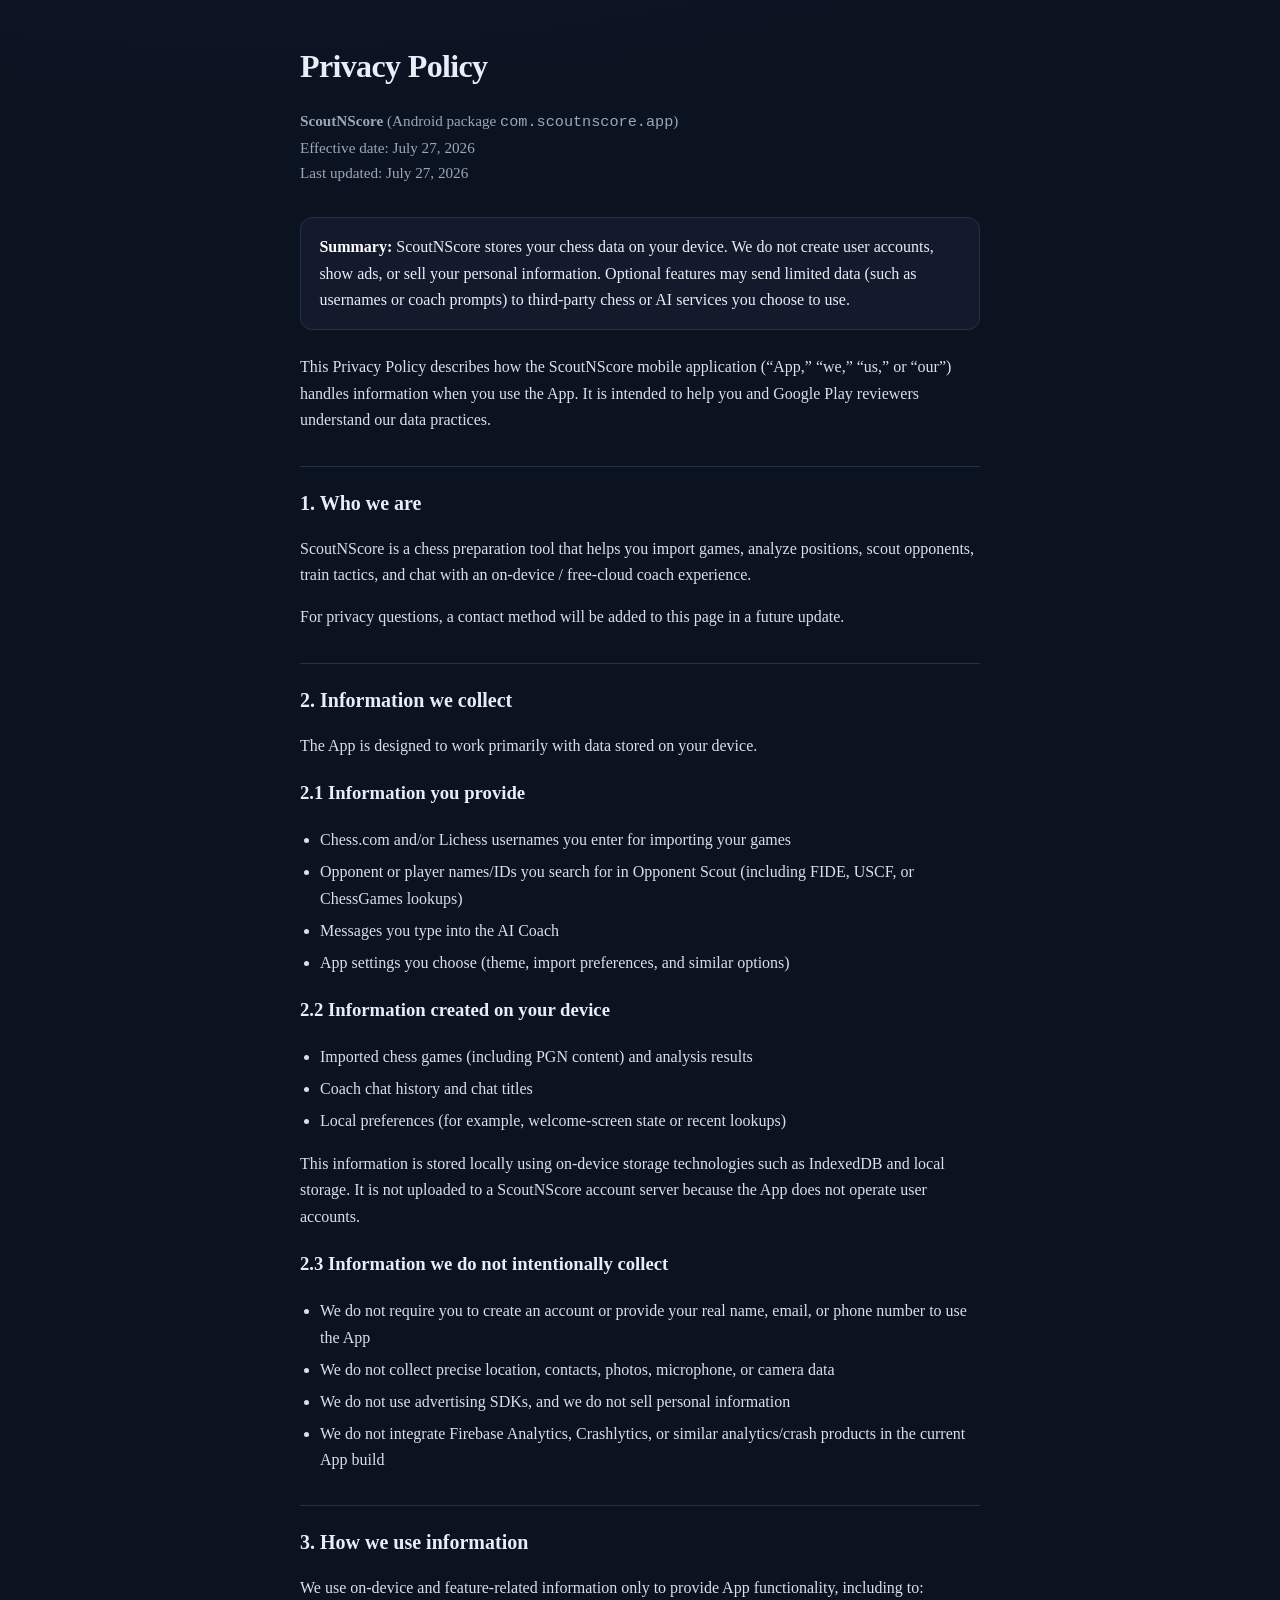
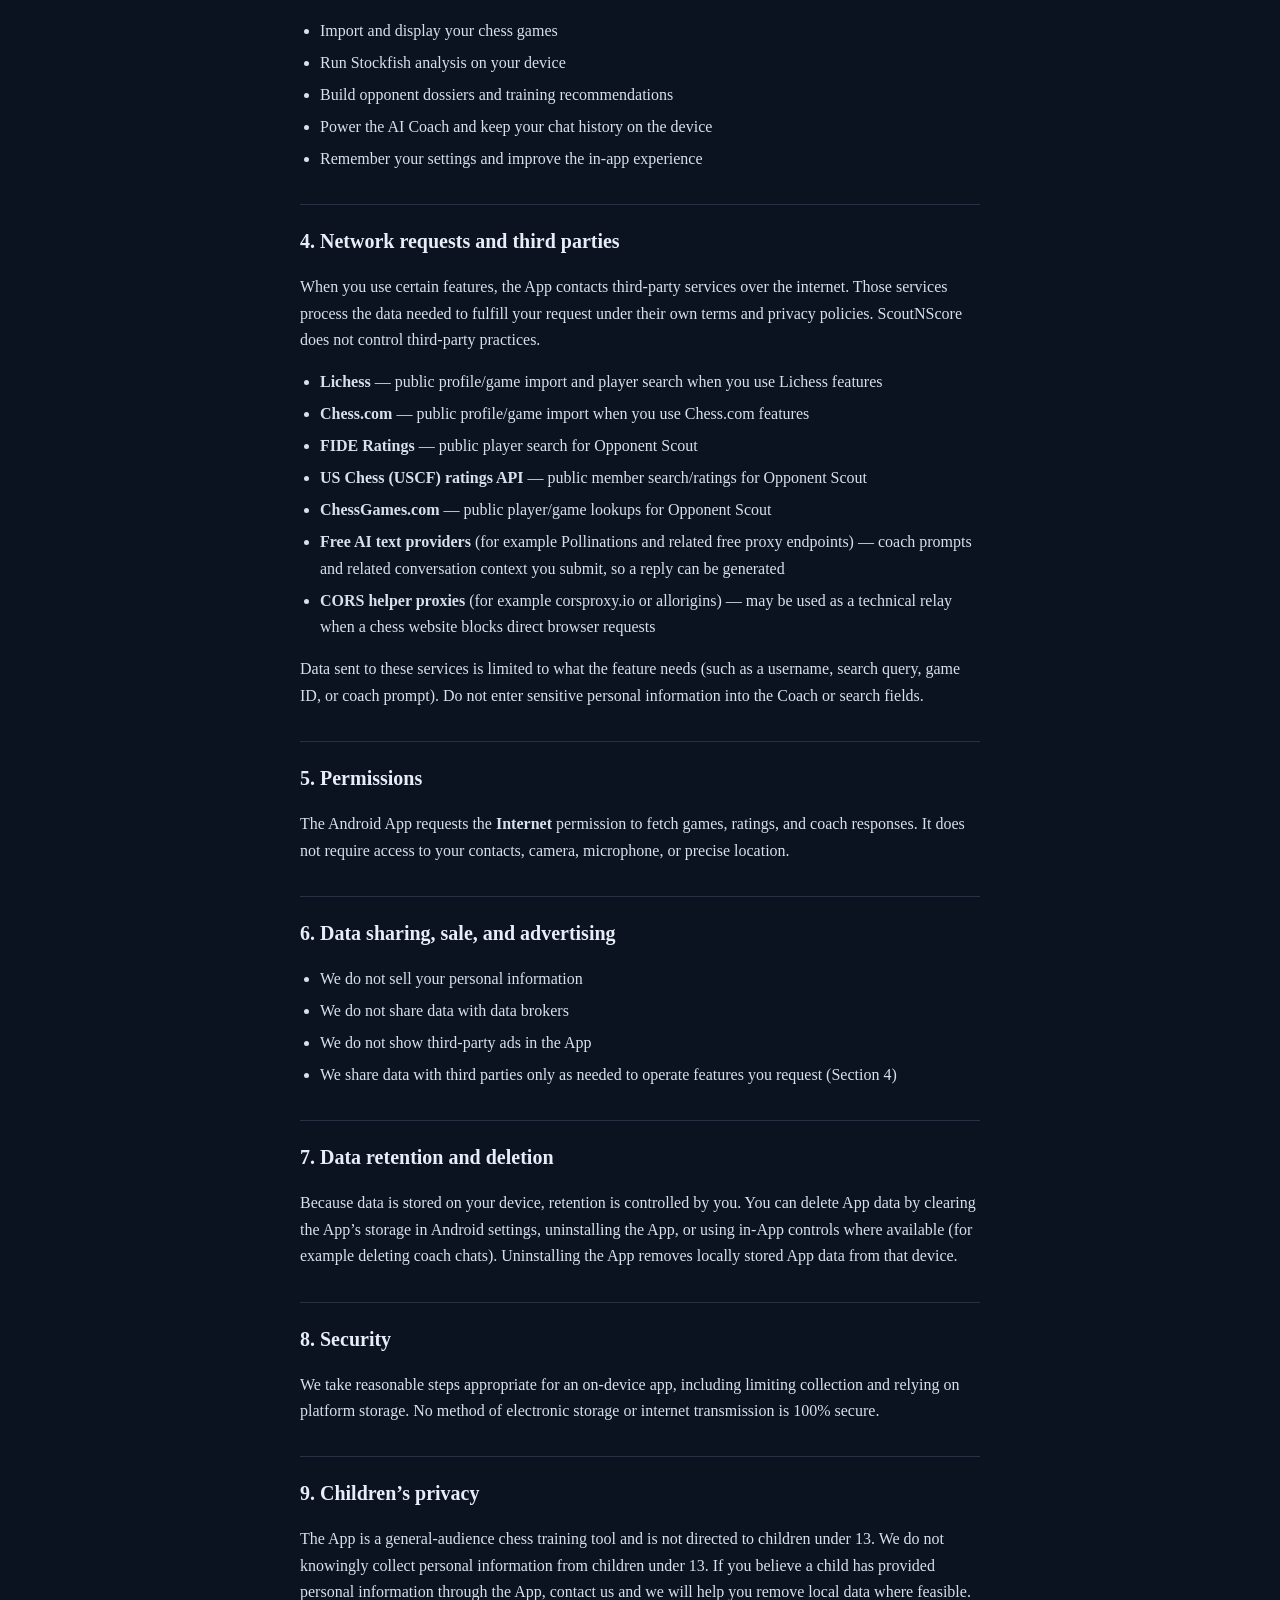
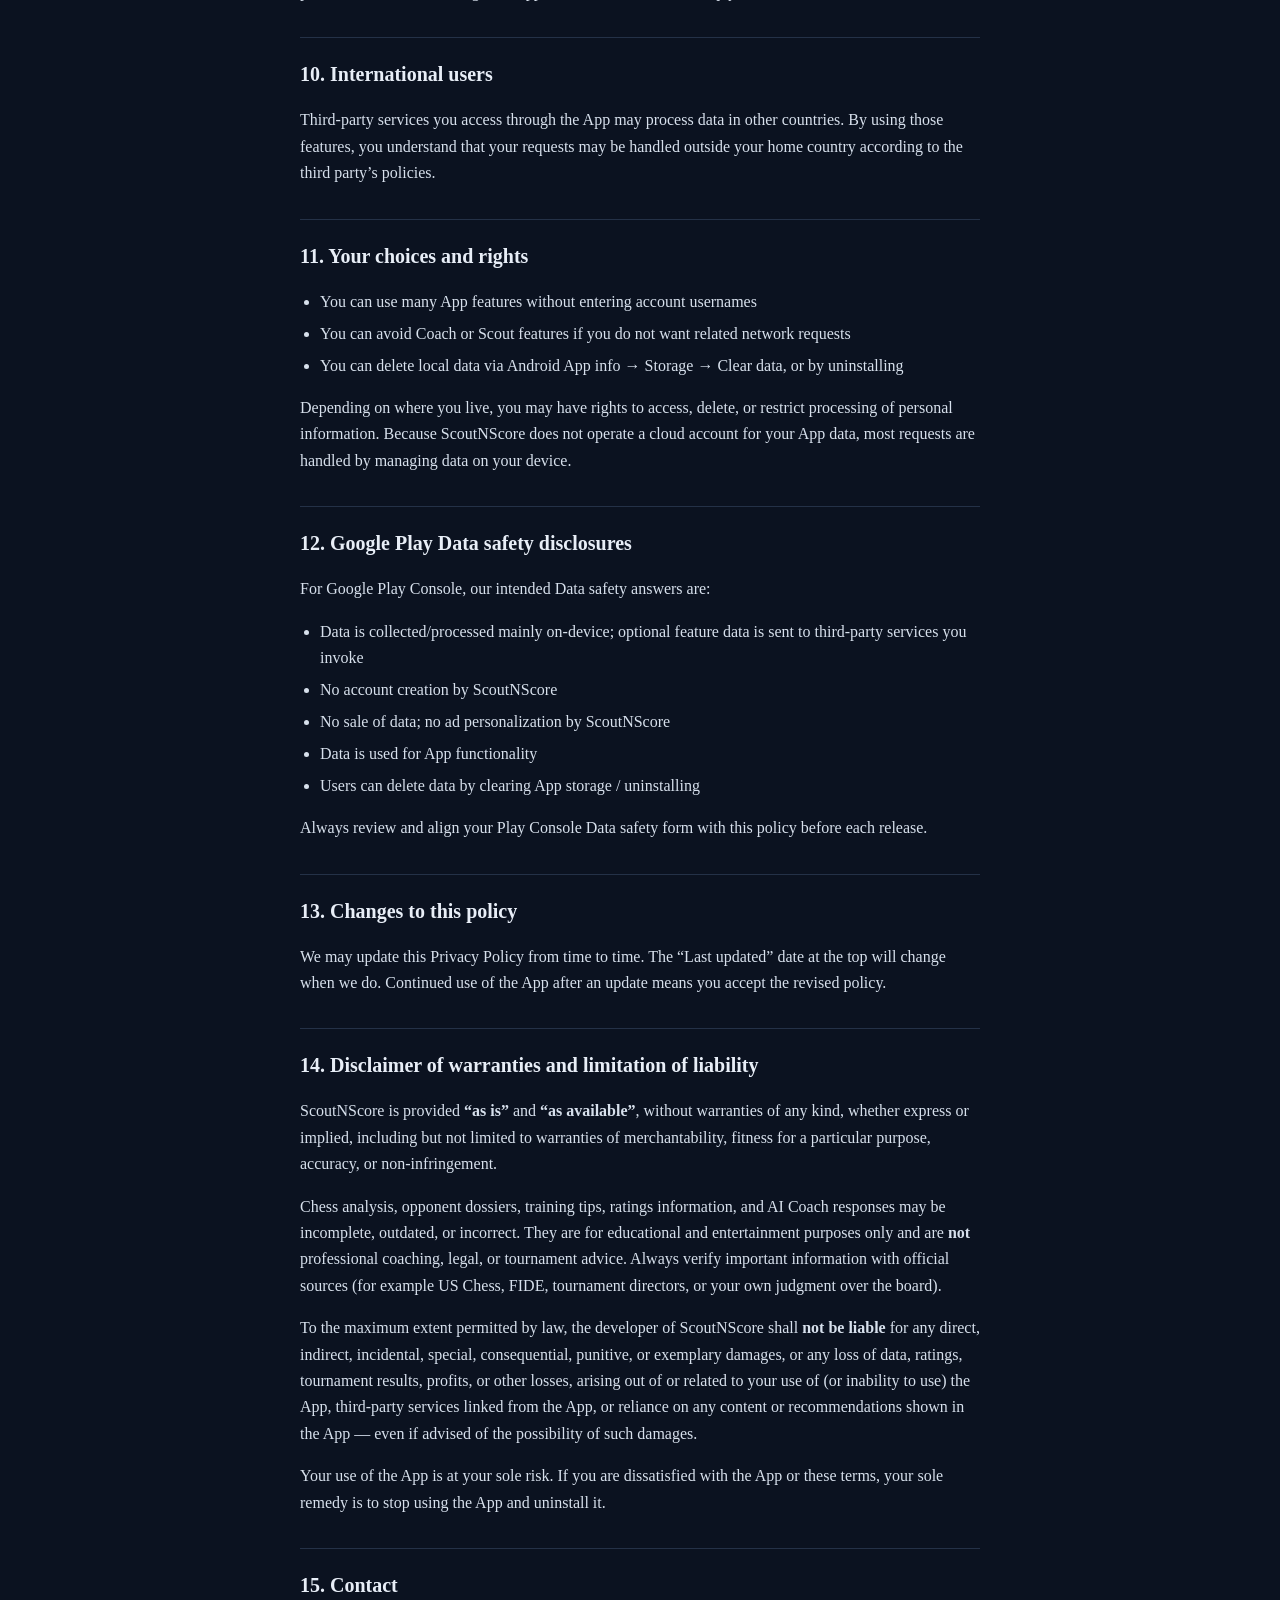
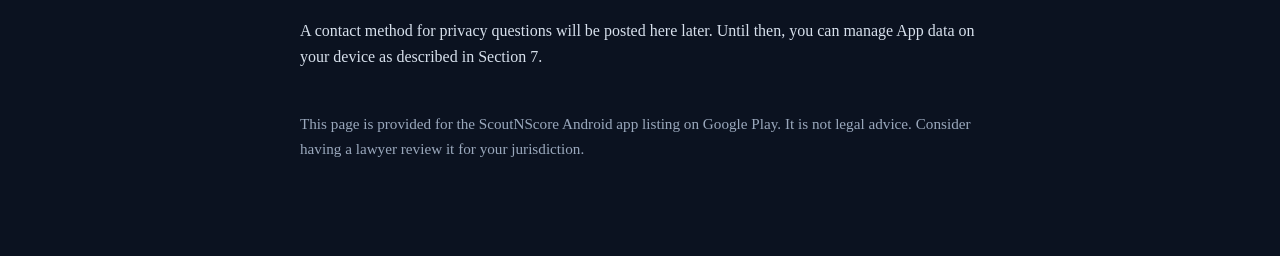
<file: docs/privacy.html>
<!DOCTYPE html>
<html lang="en">
<head>
  <meta charset="utf-8" />
  <meta name="viewport" content="width=device-width, initial-scale=1" />
  <title>Privacy Policy — ScoutNScore</title>
  <meta name="description" content="Privacy Policy for the ScoutNScore Android application." />
  <style>
    :root {
      --bg: #0b1220;
      --text: #e8eef7;
      --muted: #9aa8bc;
      --accent: #3b82f6;
      --card: #121a2b;
      --border: #243147;
    }
    * { box-sizing: border-box; }
    body {
      margin: 0;
      font-family: Georgia, "Times New Roman", serif;
      background: radial-gradient(1200px 600px at 20% -10%, #1a2744, var(--bg));
      color: var(--text);
      line-height: 1.65;
    }
    main {
      max-width: 720px;
      margin: 0 auto;
      padding: 2.5rem 1.25rem 4rem;
    }
    h1 {
      font-size: 2rem;
      margin: 0 0 0.35rem;
      letter-spacing: -0.02em;
    }
    .meta { color: var(--muted); font-size: 0.95rem; margin-bottom: 2rem; }
    h2 {
      font-size: 1.25rem;
      margin: 2rem 0 0.75rem;
      border-top: 1px solid var(--border);
      padding-top: 1.25rem;
    }
    p, li { color: #d7e0ec; }
    ul { padding-left: 1.25rem; }
    li { margin: 0.35rem 0; }
    a { color: var(--accent); }
    .card {
      background: var(--card);
      border: 1px solid var(--border);
      border-radius: 12px;
      padding: 1rem 1.15rem;
      margin: 1rem 0 1.5rem;
    }
    .card strong { color: #fff; }
  </style>
</head>
<body>
  <main>
    <h1>Privacy Policy</h1>
    <p class="meta">
      <strong>ScoutNScore</strong> (Android package <code>com.scoutnscore.app</code>)<br />
      Effective date: July 27, 2026<br />
      Last updated: July 27, 2026
    </p>

    <div class="card">
      <strong>Summary:</strong> ScoutNScore stores your chess data on your device.
      We do not create user accounts, show ads, or sell your personal information.
      Optional features may send limited data (such as usernames or coach prompts)
      to third-party chess or AI services you choose to use.
    </div>

    <p>
      This Privacy Policy describes how the ScoutNScore mobile application
      (“App,” “we,” “us,” or “our”) handles information when you use the App.
      It is intended to help you and Google Play reviewers understand our data practices.
    </p>

    <h2>1. Who we are</h2>
    <p>
      ScoutNScore is a chess preparation tool that helps you import games, analyze positions,
      scout opponents, train tactics, and chat with an on-device / free-cloud coach experience.
    </p>
    <p>
      For privacy questions, a contact method will be added to this page in a future update.
    </p>

    <h2>2. Information we collect</h2>
    <p>The App is designed to work primarily with data stored on your device.</p>

    <h3>2.1 Information you provide</h3>
    <ul>
      <li>Chess.com and/or Lichess usernames you enter for importing your games</li>
      <li>Opponent or player names/IDs you search for in Opponent Scout (including FIDE, USCF, or ChessGames lookups)</li>
      <li>Messages you type into the AI Coach</li>
      <li>App settings you choose (theme, import preferences, and similar options)</li>
    </ul>

    <h3>2.2 Information created on your device</h3>
    <ul>
      <li>Imported chess games (including PGN content) and analysis results</li>
      <li>Coach chat history and chat titles</li>
      <li>Local preferences (for example, welcome-screen state or recent lookups)</li>
    </ul>
    <p>
      This information is stored locally using on-device storage technologies such as IndexedDB and local storage.
      It is not uploaded to a ScoutNScore account server because the App does not operate user accounts.
    </p>

    <h3>2.3 Information we do not intentionally collect</h3>
    <ul>
      <li>We do not require you to create an account or provide your real name, email, or phone number to use the App</li>
      <li>We do not collect precise location, contacts, photos, microphone, or camera data</li>
      <li>We do not use advertising SDKs, and we do not sell personal information</li>
      <li>We do not integrate Firebase Analytics, Crashlytics, or similar analytics/crash products in the current App build</li>
    </ul>

    <h2>3. How we use information</h2>
    <p>We use on-device and feature-related information only to provide App functionality, including to:</p>
    <ul>
      <li>Import and display your chess games</li>
      <li>Run Stockfish analysis on your device</li>
      <li>Build opponent dossiers and training recommendations</li>
      <li>Power the AI Coach and keep your chat history on the device</li>
      <li>Remember your settings and improve the in-app experience</li>
    </ul>

    <h2>4. Network requests and third parties</h2>
    <p>
      When you use certain features, the App contacts third-party services over the internet.
      Those services process the data needed to fulfill your request under their own terms and privacy policies.
      ScoutNScore does not control third-party practices.
    </p>
    <ul>
      <li><strong>Lichess</strong> — public profile/game import and player search when you use Lichess features</li>
      <li><strong>Chess.com</strong> — public profile/game import when you use Chess.com features</li>
      <li><strong>FIDE Ratings</strong> — public player search for Opponent Scout</li>
      <li><strong>US Chess (USCF) ratings API</strong> — public member search/ratings for Opponent Scout</li>
      <li><strong>ChessGames.com</strong> — public player/game lookups for Opponent Scout</li>
      <li><strong>Free AI text providers</strong> (for example Pollinations and related free proxy endpoints) — coach prompts and related conversation context you submit, so a reply can be generated</li>
      <li><strong>CORS helper proxies</strong> (for example corsproxy.io or allorigins) — may be used as a technical relay when a chess website blocks direct browser requests</li>
    </ul>
    <p>
      Data sent to these services is limited to what the feature needs (such as a username, search query, game ID, or coach prompt).
      Do not enter sensitive personal information into the Coach or search fields.
    </p>

    <h2>5. Permissions</h2>
    <p>
      The Android App requests the <strong>Internet</strong> permission to fetch games, ratings, and coach responses.
      It does not require access to your contacts, camera, microphone, or precise location.
    </p>

    <h2>6. Data sharing, sale, and advertising</h2>
    <ul>
      <li>We do not sell your personal information</li>
      <li>We do not share data with data brokers</li>
      <li>We do not show third-party ads in the App</li>
      <li>We share data with third parties only as needed to operate features you request (Section 4)</li>
    </ul>

    <h2>7. Data retention and deletion</h2>
    <p>
      Because data is stored on your device, retention is controlled by you.
      You can delete App data by clearing the App’s storage in Android settings, uninstalling the App,
      or using in-App controls where available (for example deleting coach chats).
      Uninstalling the App removes locally stored App data from that device.
    </p>

    <h2>8. Security</h2>
    <p>
      We take reasonable steps appropriate for an on-device app, including limiting collection and relying on platform storage.
      No method of electronic storage or internet transmission is 100% secure.
    </p>

    <h2>9. Children’s privacy</h2>
    <p>
      The App is a general-audience chess training tool and is not directed to children under 13.
      We do not knowingly collect personal information from children under 13.
      If you believe a child has provided personal information through the App, contact us and we will help you remove local data where feasible.
    </p>

    <h2>10. International users</h2>
    <p>
      Third-party services you access through the App may process data in other countries.
      By using those features, you understand that your requests may be handled outside your home country
      according to the third party’s policies.
    </p>

    <h2>11. Your choices and rights</h2>
    <ul>
      <li>You can use many App features without entering account usernames</li>
      <li>You can avoid Coach or Scout features if you do not want related network requests</li>
      <li>You can delete local data via Android App info → Storage → Clear data, or by uninstalling</li>
    </ul>
    <p>
      Depending on where you live, you may have rights to access, delete, or restrict processing of personal information.
      Because ScoutNScore does not operate a cloud account for your App data, most requests are handled by managing data on your device.
    </p>

    <h2>12. Google Play Data safety disclosures</h2>
    <p>For Google Play Console, our intended Data safety answers are:</p>
    <ul>
      <li>Data is collected/processed mainly on-device; optional feature data is sent to third-party services you invoke</li>
      <li>No account creation by ScoutNScore</li>
      <li>No sale of data; no ad personalization by ScoutNScore</li>
      <li>Data is used for App functionality</li>
      <li>Users can delete data by clearing App storage / uninstalling</li>
    </ul>
    <p>
      Always review and align your Play Console Data safety form with this policy before each release.
    </p>

    <h2>13. Changes to this policy</h2>
    <p>
      We may update this Privacy Policy from time to time.
      The “Last updated” date at the top will change when we do.
      Continued use of the App after an update means you accept the revised policy.
    </p>

    <h2>14. Disclaimer of warranties and limitation of liability</h2>
    <p>
      ScoutNScore is provided <strong>“as is”</strong> and <strong>“as available”</strong>,
      without warranties of any kind, whether express or implied, including but not limited to
      warranties of merchantability, fitness for a particular purpose, accuracy, or non-infringement.
    </p>
    <p>
      Chess analysis, opponent dossiers, training tips, ratings information, and AI Coach responses
      may be incomplete, outdated, or incorrect. They are for educational and entertainment purposes only
      and are <strong>not</strong> professional coaching, legal, or tournament advice.
      Always verify important information with official sources (for example US Chess, FIDE, tournament directors,
      or your own judgment over the board).
    </p>
    <p>
      To the maximum extent permitted by law, the developer of ScoutNScore shall <strong>not be liable</strong>
      for any direct, indirect, incidental, special, consequential, punitive, or exemplary damages,
      or any loss of data, ratings, tournament results, profits, or other losses, arising out of or related to
      your use of (or inability to use) the App, third-party services linked from the App, or reliance on any
      content or recommendations shown in the App — even if advised of the possibility of such damages.
    </p>
    <p>
      Your use of the App is at your sole risk. If you are dissatisfied with the App or these terms,
      your sole remedy is to stop using the App and uninstall it.
    </p>

    <h2>15. Contact</h2>
    <p>
      A contact method for privacy questions will be posted here later.
      Until then, you can manage App data on your device as described in Section 7.
    </p>

    <p class="meta" style="margin-top:2.5rem">
      This page is provided for the ScoutNScore Android app listing on Google Play.
      It is not legal advice. Consider having a lawyer review it for your jurisdiction.
    </p>
  </main>
</body>
</html>
</file>
